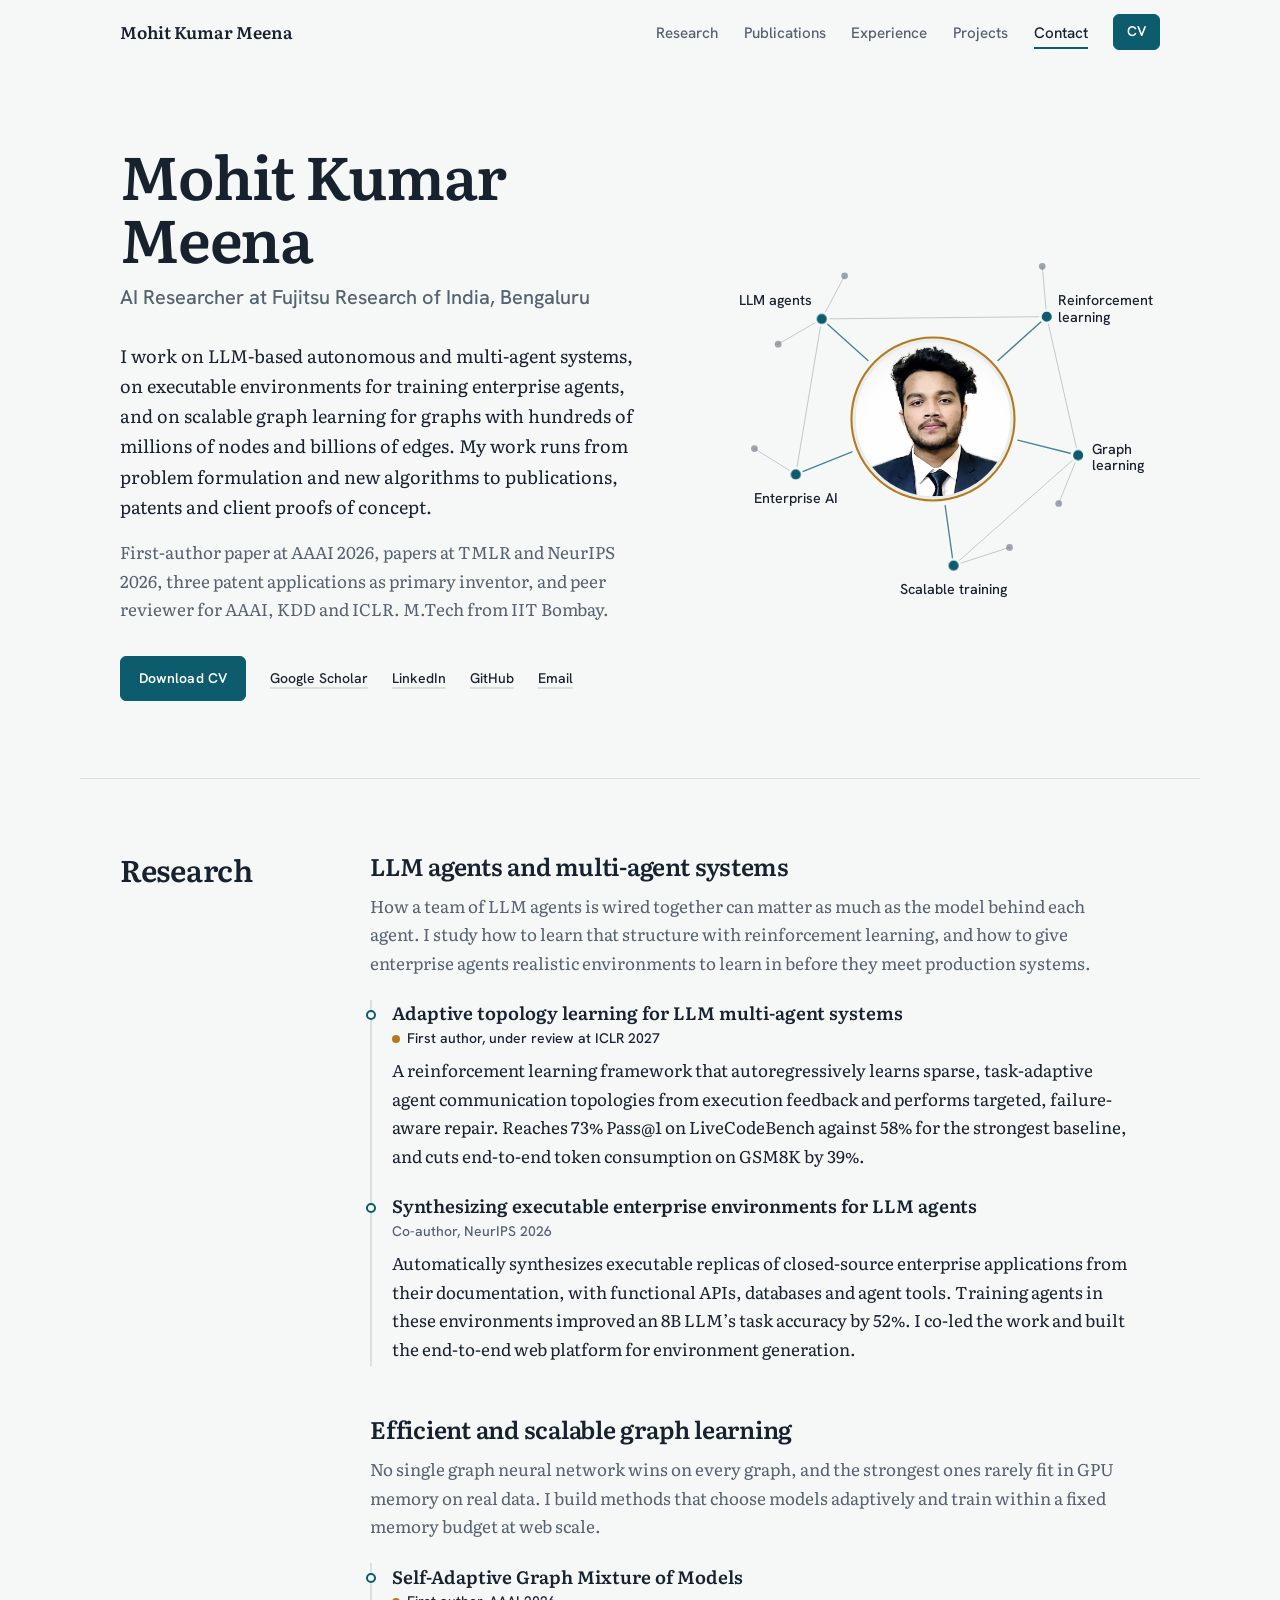
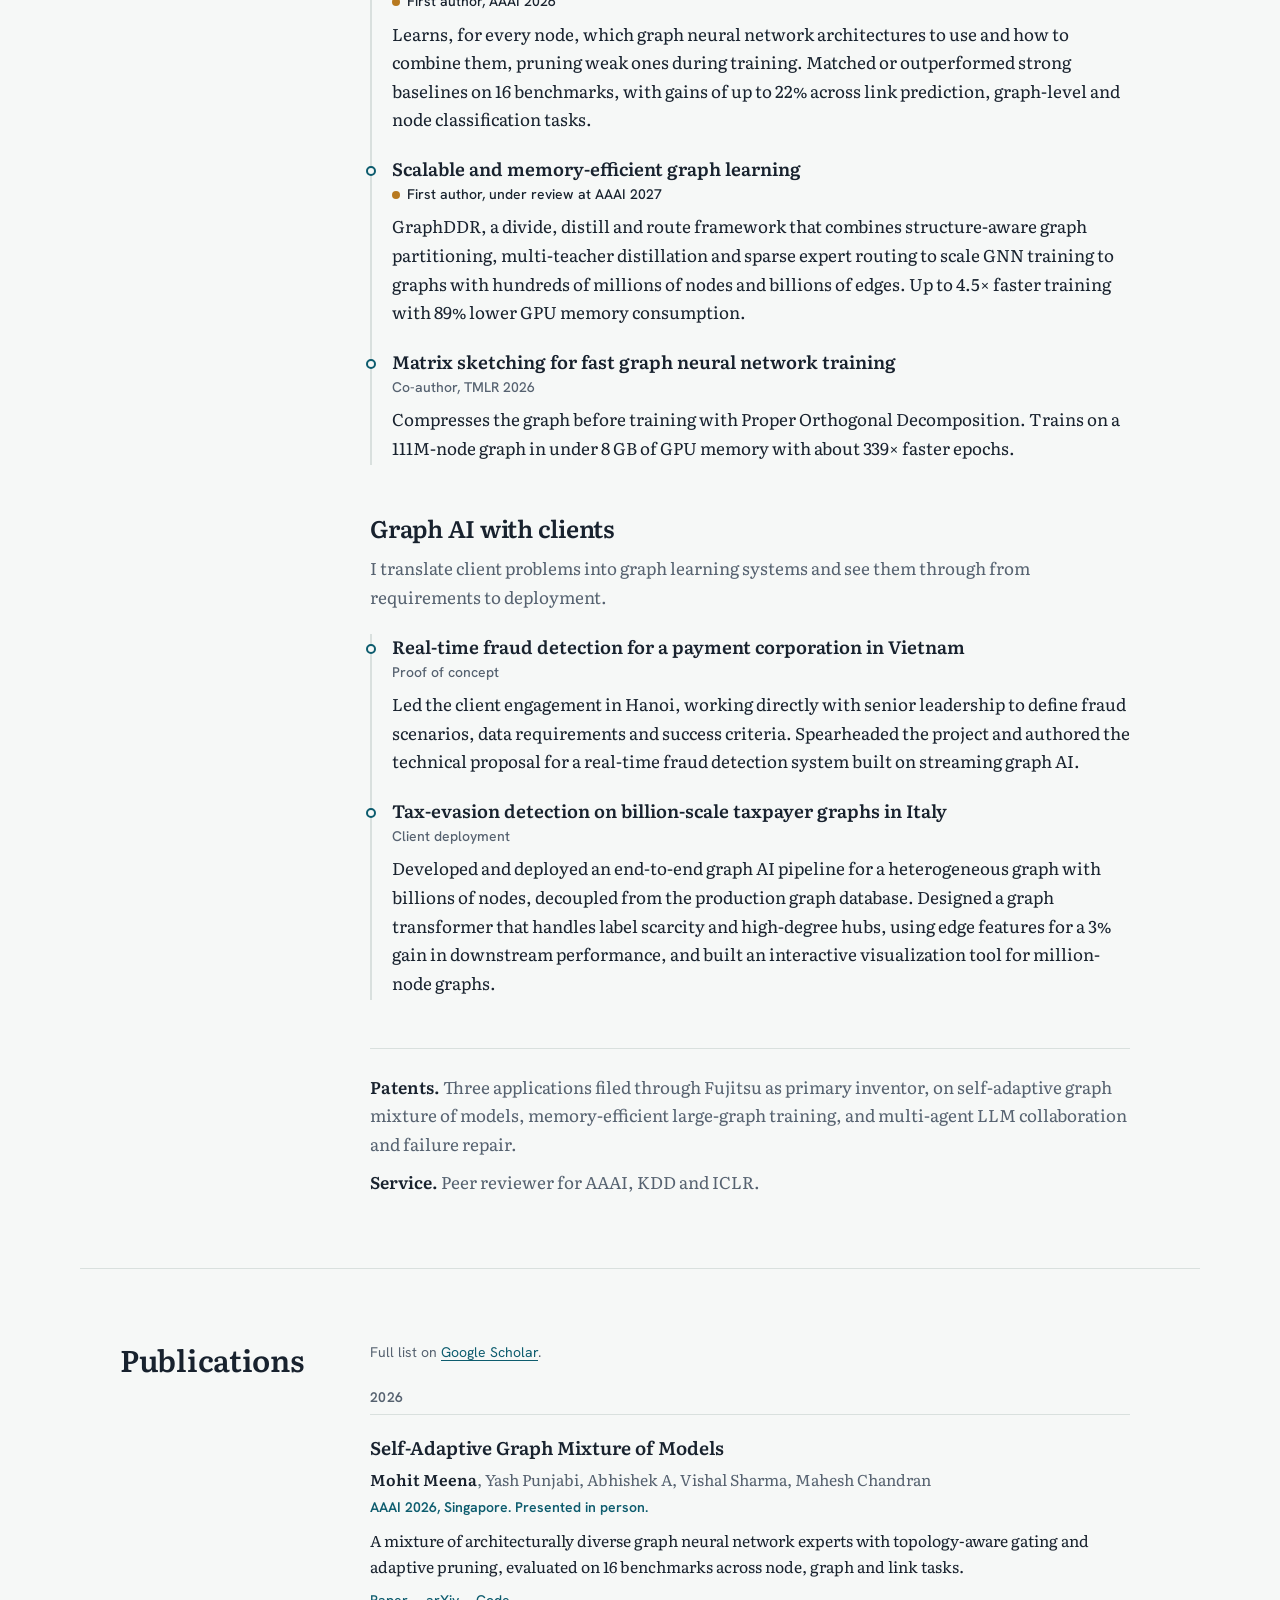
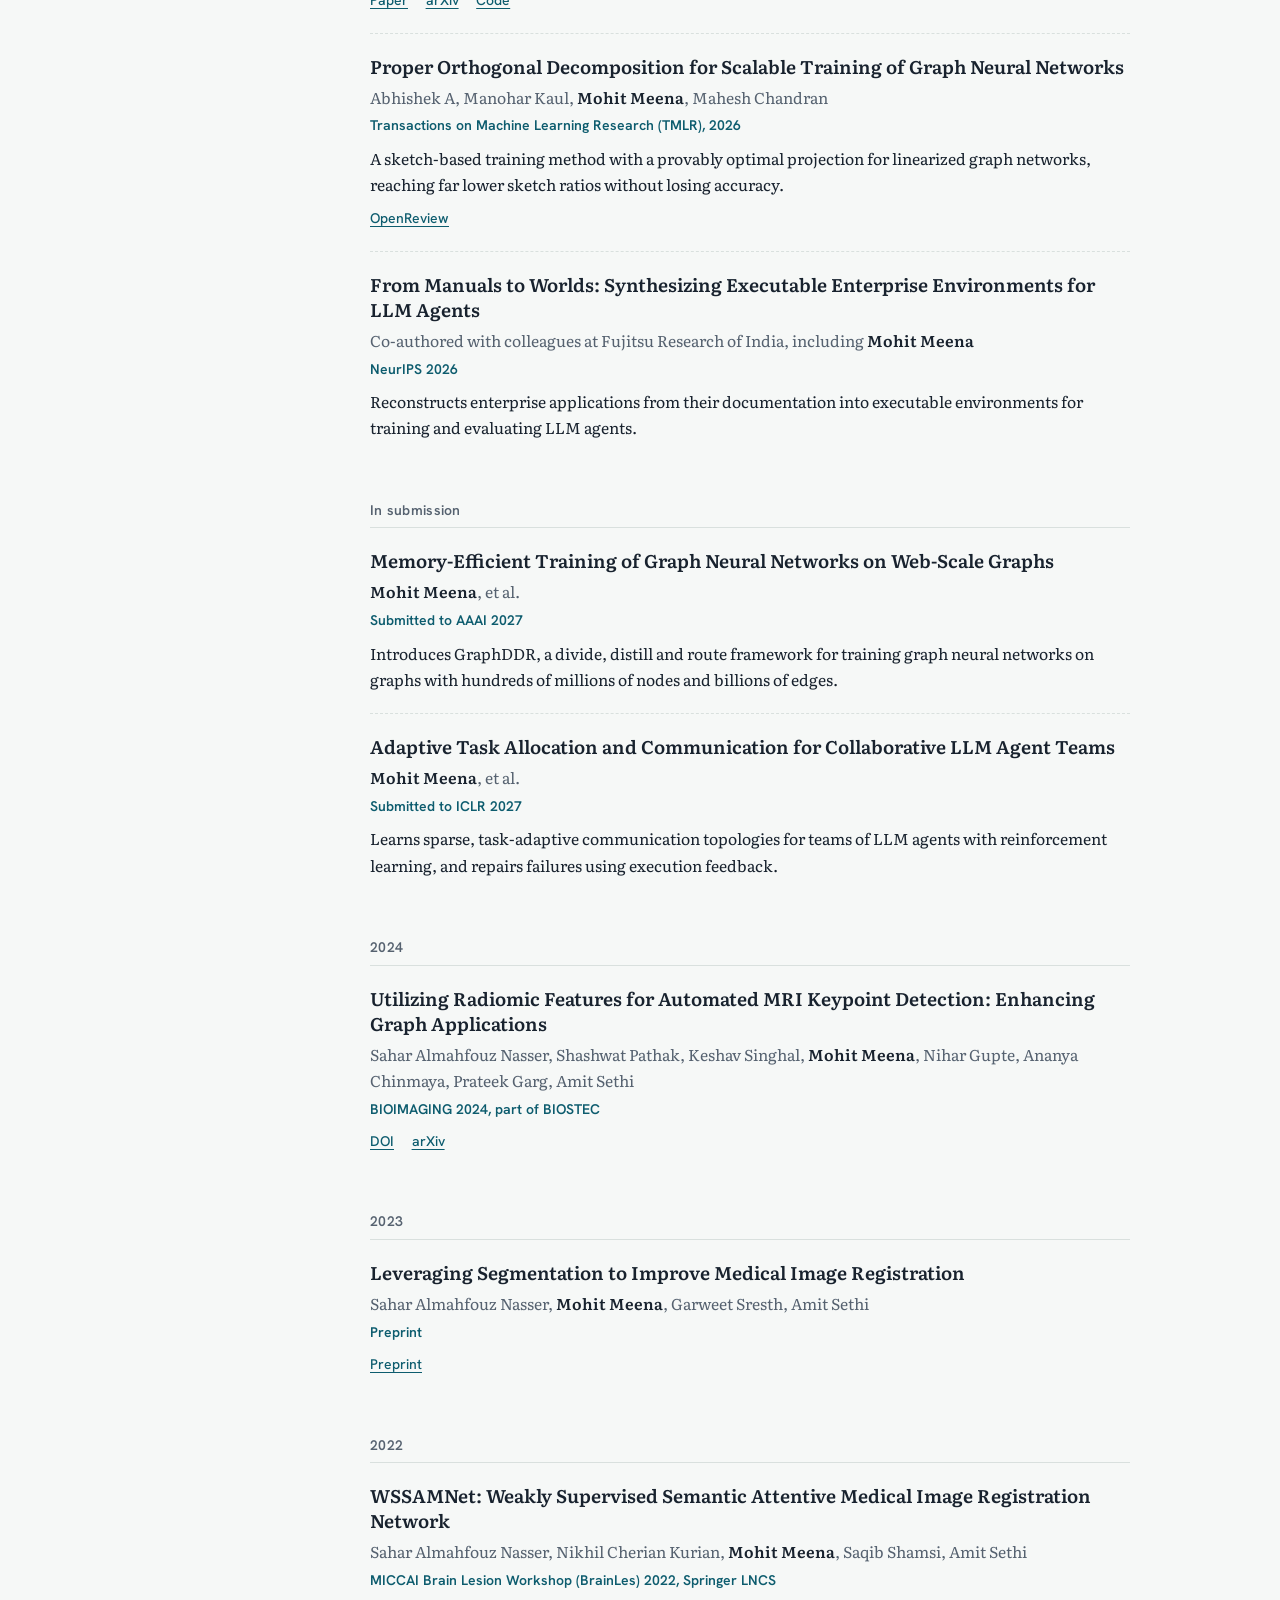
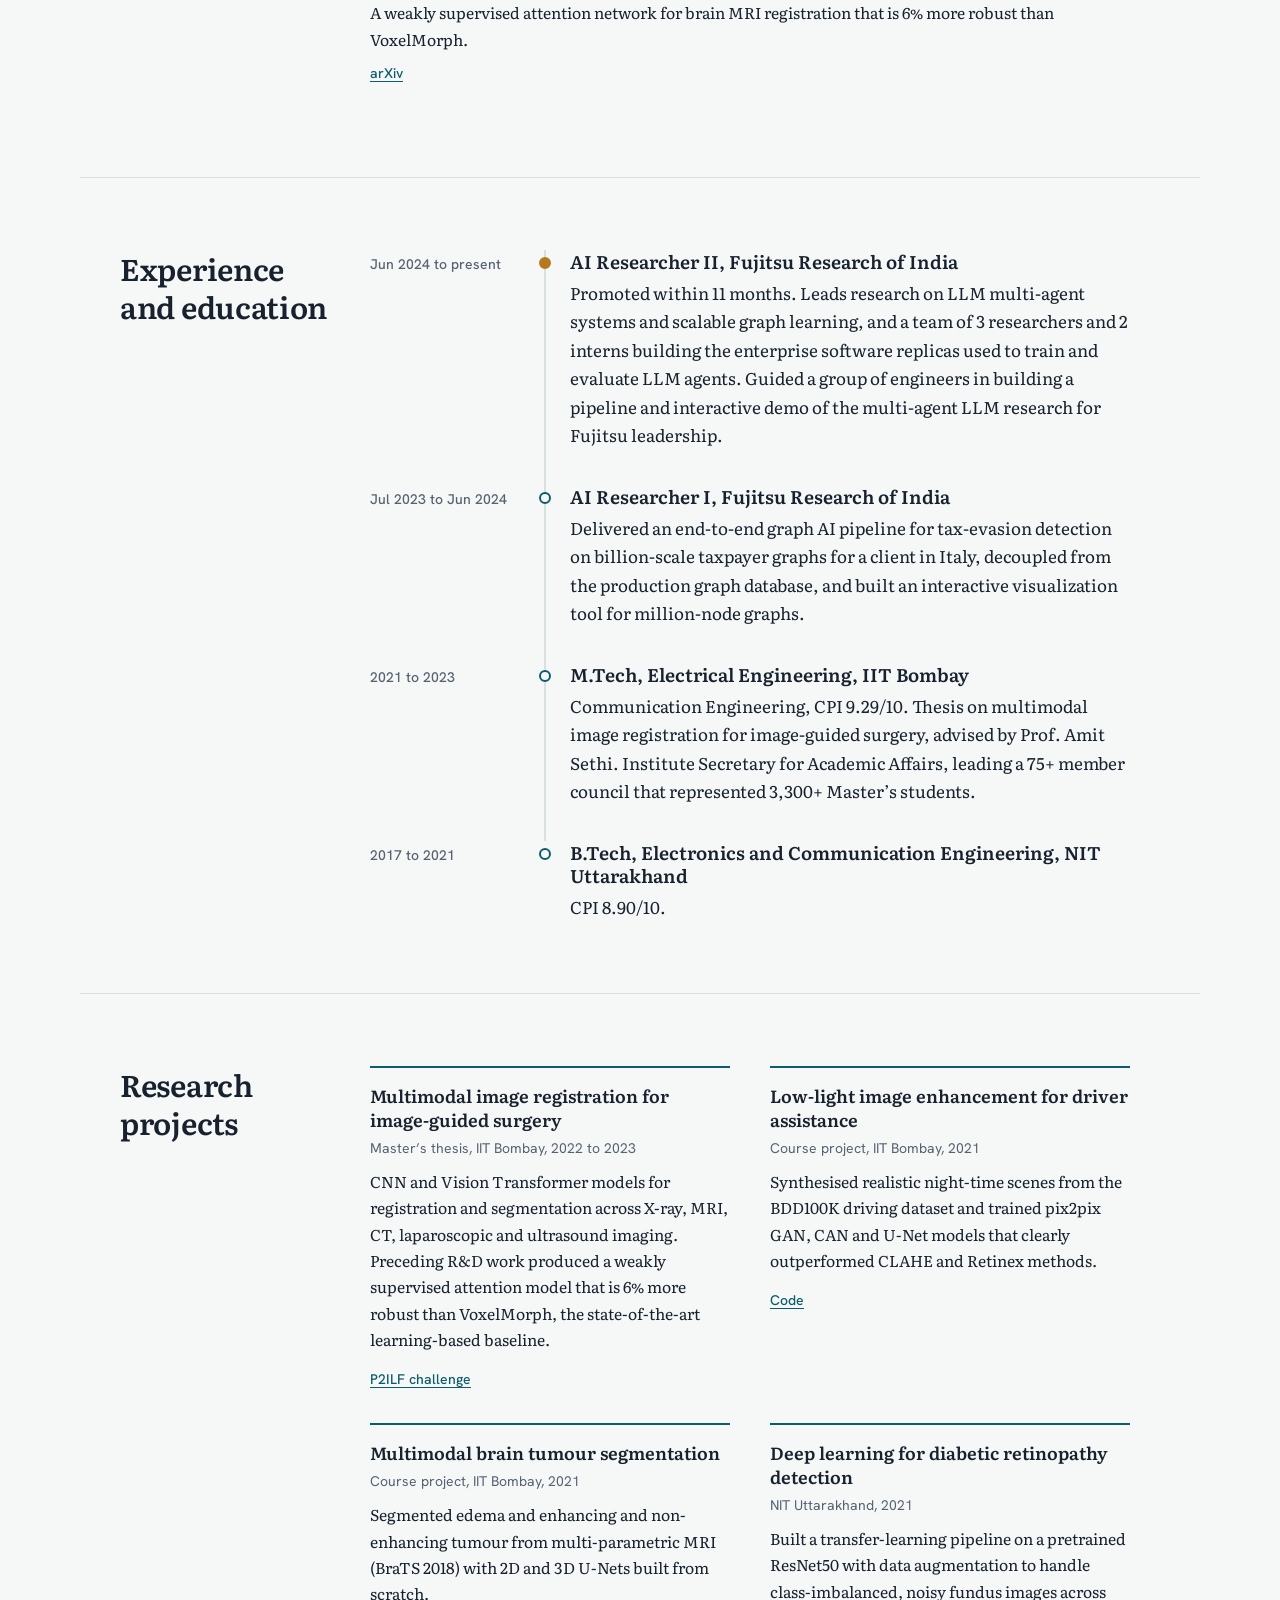
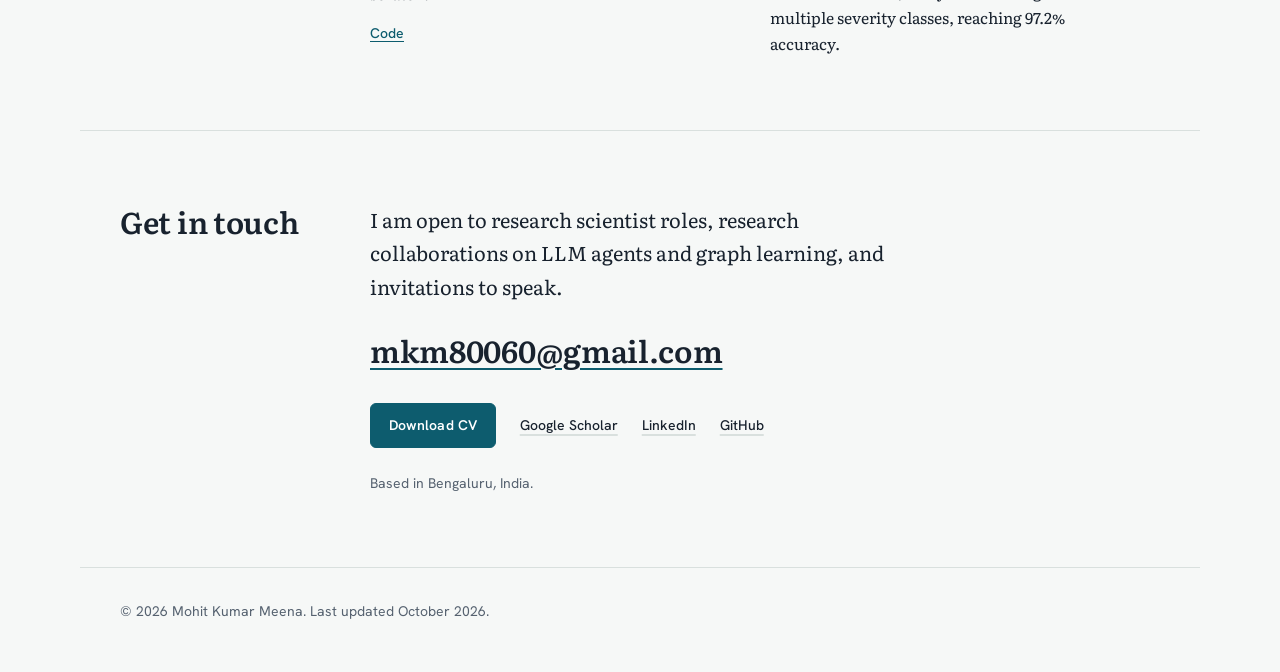
<file: index.html>
<!DOCTYPE html>
<html lang="en">
<head>
  <meta charset="utf-8">
  <meta name="viewport" content="width=device-width, initial-scale=1">
  <title>Mohit Kumar Meena | AI Researcher</title>
  <meta name="description" content="Mohit Kumar Meena is an AI researcher at Fujitsu Research of India working on LLM-based autonomous and multi-agent systems, executable environments for enterprise agent training, and scalable graph learning on billion-edge graphs.">
  <meta name="author" content="Mohit Kumar Meena">
  <link rel="canonical" href="https://mohitin.github.io/">

  <!-- Link previews (LinkedIn, Slack, WhatsApp, X) -->
  <meta property="og:type" content="profile">
  <meta property="og:title" content="Mohit Kumar Meena | AI Researcher">
  <meta property="og:description" content="LLM-based multi-agent systems, executable environments for enterprise agent training, and scalable graph learning on billion-edge graphs.">
  <meta property="og:url" content="https://mohitin.github.io/">
  <meta property="og:image" content="https://mohitin.github.io/assets/img/og-card.png">
  <meta property="og:image:width" content="1200">
  <meta property="og:image:height" content="630">
  <meta name="twitter:card" content="summary_large_image">

  <link rel="icon" href="favicon.svg" type="image/svg+xml">
  <link rel="icon" href="favicon-32.png" sizes="32x32" type="image/png">
  <link rel="apple-touch-icon" href="apple-touch-icon.png">
  <meta name="theme-color" content="#F6F8F7" media="(prefers-color-scheme: light)">
  <meta name="theme-color" content="#0F151B" media="(prefers-color-scheme: dark)">

  <link rel="preload" href="assets/fonts/literata-latin-400-normal.woff2" as="font" type="font/woff2" crossorigin>
  <link rel="preload" href="assets/fonts/hanken-grotesk-latin-500-normal.woff2" as="font" type="font/woff2" crossorigin>
  <link rel="stylesheet" href="assets/css/site.css">

  <script type="application/ld+json">
  {
    "@context": "https://schema.org",
    "@type": "Person",
    "name": "Mohit Kumar Meena",
    "jobTitle": "AI Researcher",
    "worksFor": {"@type": "Organization", "name": "Fujitsu Research of India"},
    "alumniOf": [
      {"@type": "CollegeOrUniversity", "name": "Indian Institute of Technology Bombay"},
      {"@type": "CollegeOrUniversity", "name": "National Institute of Technology Uttarakhand"}
    ],
    "address": {"@type": "PostalAddress", "addressLocality": "Bengaluru", "addressCountry": "IN"},
    "email": "mailto:mkm80060@gmail.com",
    "url": "https://mohitin.github.io/",
    "image": "https://mohitin.github.io/assets/img/mohit-meena.jpg",
    "sameAs": [
      "https://scholar.google.com/citations?user=cWGFg8sAAAAJ",
      "https://www.linkedin.com/in/mohit-meena-5669a01a7/",
      "https://github.com/mohitin"
    ],
    "knowsAbout": ["Large language model agents", "Multi-agent systems", "Reinforcement learning", "Graph neural networks", "Scalable machine learning"]
  }
  </script>
</head>
<body>
  <a class="skip" href="#main">Skip to content</a>

  <header class="nav" id="top">
    <div class="nav-inner">
      <a class="nav-name" href="#top">Mohit Kumar Meena</a>
      <nav aria-label="Sections">
        <button class="nav-toggle" type="button" aria-expanded="false" aria-controls="nav-links">Menu</button>
        <ul class="nav-links" id="nav-links">
          <li><a href="#research">Research</a></li>
          <li><a href="#publications">Publications</a></li>
          <li><a href="#experience">Experience</a></li>
          <li><a href="#projects">Projects</a></li>
          <li><a href="#contact">Contact</a></li>
          <li><a class="btn btn-small" data-cv href="assets/Mohit_Kumar_Meena_CV.pdf" target="_blank" rel="noopener">CV</a></li>
        </ul>
      </nav>
    </div>
  </header>

  <main id="main">

    <!-- ============================== Hero ============================== -->
    <section class="hero" aria-labelledby="hero-name">
      <div class="hero-text">
        <h1 id="hero-name">Mohit Kumar Meena</h1>
        <p class="hero-role">AI Researcher at Fujitsu Research of India, Bengaluru</p>
        <p class="hero-bio">
          I work on LLM-based autonomous and multi-agent systems, on executable environments
          for training enterprise agents, and on scalable graph learning for graphs with hundreds of millions
          of nodes and billions of edges. My work runs from problem formulation and new algorithms
          to publications, patents and client proofs of concept.
        </p>
        <p class="hero-cred">
          First-author paper at AAAI 2026, papers at TMLR and NeurIPS 2026, three patent applications
          as primary inventor, and peer reviewer for AAAI, KDD and ICLR. M.Tech from IIT Bombay.
        </p>
        <div class="hero-actions">
          <a class="btn" data-cv href="assets/Mohit_Kumar_Meena_CV.pdf" target="_blank" rel="noopener">Download CV</a>
          <a class="link" href="https://scholar.google.com/citations?user=cWGFg8sAAAAJ" target="_blank" rel="noopener">Google Scholar</a>
          <a class="link" href="https://www.linkedin.com/in/mohit-meena-5669a01a7/" target="_blank" rel="noopener">LinkedIn</a>
          <a class="link" href="https://github.com/mohitin" target="_blank" rel="noopener">GitHub</a>
          <a class="link" href="mailto:mkm80060@gmail.com">Email</a>
        </div>
      </div>

      <figure class="hero-figure">
        <svg class="graph" viewBox="0 0 540 470" role="img" aria-labelledby="graph-title">
          <title id="graph-title">Portrait of Mohit Kumar Meena at the centre of a graph connecting his research areas: LLM agents, reinforcement learning, graph learning, scalable training and enterprise AI.</title>
          <defs><clipPath id="portrait-clip"><circle cx="270" cy="232" r="92"/></clipPath></defs>
<g class="edges">
  <line class="e e-hub" style="--i:0" x1="192.7" y1="162.4" x2="137.7" y2="112.9" pathLength="1"/>
  <line class="e e-hub" style="--i:1" x1="347.3" y1="162.4" x2="405.3" y2="110.2" pathLength="1"/>
  <line class="e e-hub" style="--i:2" x1="370.9" y1="257.2" x2="442.7" y2="275.1" pathLength="1"/>
  <line class="e e-hub" style="--i:3" x1="284.5" y1="335.0" x2="294.5" y2="406.3" pathLength="1"/>
  <line class="e e-hub" style="--i:4" x1="173.6" y1="271.0" x2="106.8" y2="297.9" pathLength="1"/>
  <line class="e e-mesh" style="--i:5" x1="137.7" y1="112.9" x2="405.3" y2="110.2" pathLength="1"/>
  <line class="e e-mesh" style="--i:6" x1="405.3" y1="110.2" x2="442.7" y2="275.1" pathLength="1"/>
  <line class="e e-mesh" style="--i:7" x1="442.7" y1="275.1" x2="294.5" y2="406.3" pathLength="1"/>
  <line class="e e-mesh" style="--i:8" x1="106.8" y1="297.9" x2="137.7" y2="112.9" pathLength="1"/>
  <line class="e e-leaf" style="--i:9" x1="137.7" y1="112.9" x2="85.8" y2="142.9" pathLength="1"/>
  <line class="e e-leaf" style="--i:10" x1="405.3" y1="110.2" x2="400.0" y2="50.4" pathLength="1"/>
  <line class="e e-leaf" style="--i:11" x1="442.7" y1="275.1" x2="419.5" y2="332.5" pathLength="1"/>
  <line class="e e-leaf" style="--i:12" x1="294.5" y1="406.3" x2="361.1" y2="384.7" pathLength="1"/>
  <line class="e e-leaf" style="--i:13" x1="106.8" y1="297.9" x2="57.6" y2="267.2" pathLength="1"/>
  <line class="e e-leaf" style="--i:14" x1="137.7" y1="112.9" x2="164.9" y2="61.7" pathLength="1"/>
</g>
<g class="nodes">
  <circle class="n n-small" style="--i:9" cx="85.8" cy="142.9" r="4"/>
  <circle class="n n-small" style="--i:10" cx="400.0" cy="50.4" r="4"/>
  <circle class="n n-small" style="--i:11" cx="419.5" cy="332.5" r="4"/>
  <circle class="n n-small" style="--i:12" cx="361.1" cy="384.7" r="4"/>
  <circle class="n n-small" style="--i:13" cx="57.6" cy="267.2" r="4"/>
  <circle class="n n-small" style="--i:14" cx="164.9" cy="61.7" r="4"/>
  <circle class="n n-topic" style="--i:0" cx="137.7" cy="112.9" r="7.5"/>
  <circle class="n n-topic" style="--i:1" cx="405.3" cy="110.2" r="7.5"/>
  <circle class="n n-topic" style="--i:2" cx="442.7" cy="275.1" r="7.5"/>
  <circle class="n n-topic" style="--i:3" cx="294.5" cy="406.3" r="7.5"/>
  <circle class="n n-topic" style="--i:4" cx="106.8" cy="297.9" r="7.5"/>
</g>
<g class="labels" aria-hidden="true">
  <text class="lbl" style="--i:0" x="125.7" y="96.9" text-anchor="end">LLM agents</text>
  <text class="lbl" style="--i:1" x="419.3" y="96.2" text-anchor="start"><tspan x="419.3" dy="0">Reinforcement</tspan><tspan x="419.3" dy="20">learning</tspan></text>
  <text class="lbl" style="--i:2" x="458.7" y="273.1" text-anchor="start"><tspan x="458.7" dy="0">Graph</tspan><tspan x="458.7" dy="20">learning</tspan></text>
  <text class="lbl" style="--i:3" x="294.5" y="440.3" text-anchor="middle">Scalable training</text>
  <text class="lbl" style="--i:4" x="106.8" y="331.9" text-anchor="middle">Enterprise AI</text>
</g>
<circle class="portrait-ring" cx="270" cy="232" r="97"/>
<image href="assets/img/mohit-meena.jpg" x="178" y="140" width="184" height="184" clip-path="url(#portrait-clip)" preserveAspectRatio="xMidYMid slice"/>
        </svg>
      </figure>
    </section>

    <!-- ============================== Research ============================== -->
    <section class="section" id="research" aria-labelledby="h-research">
      <h2 id="h-research">Research</h2>
      <div class="section-body">

        <article class="area">
          <h3>LLM agents and multi-agent systems</h3>
          <p class="area-lead">
            How a team of LLM agents is wired together can matter as much as the model behind each agent.
            I study how to learn that structure with reinforcement learning, and how to give enterprise agents
            realistic environments to learn in before they meet production systems.
          </p>
          <ul class="work">
            <li>
              <div class="work-head"><h4>Adaptive topology learning for LLM multi-agent systems</h4><span class="status lead">First author, under review at ICLR 2027</span></div>
              <p>A reinforcement learning framework that autoregressively learns sparse, task-adaptive agent communication topologies from execution feedback and performs targeted, failure-aware repair. Reaches 73% Pass@1 on LiveCodeBench against 58% for the strongest baseline, and cuts end-to-end token consumption on GSM8K by 39%.</p>
            </li>
            <li>
              <div class="work-head"><h4>Synthesizing executable enterprise environments for LLM agents</h4><span class="status">Co-author, NeurIPS 2026</span></div>
              <p>Automatically synthesizes executable replicas of closed-source enterprise applications from their documentation, with functional APIs, databases and agent tools. Training agents in these environments improved an 8B LLM&rsquo;s task accuracy by 52%. I co-led the work and built the end-to-end web platform for environment generation.</p>
            </li>
          </ul>
        </article>

        <article class="area">
          <h3>Efficient and scalable graph learning</h3>
          <p class="area-lead">
            No single graph neural network wins on every graph, and the strongest ones rarely fit in GPU memory
            on real data. I build methods that choose models adaptively and train within a fixed memory budget at web scale.
          </p>
          <ul class="work">
            <li>
              <div class="work-head"><h4>Self-Adaptive Graph Mixture of Models</h4><span class="status lead">First author, AAAI 2026</span></div>
              <p>Learns, for every node, which graph neural network architectures to use and how to combine them, pruning weak ones during training. Matched or outperformed strong baselines on 16 benchmarks, with gains of up to 22% across link prediction, graph-level and node classification tasks.</p>
            </li>
            <li>
              <div class="work-head"><h4>Scalable and memory-efficient graph learning</h4><span class="status lead">First author, under review at AAAI 2027</span></div>
              <p>GraphDDR, a divide, distill and route framework that combines structure-aware graph partitioning, multi-teacher distillation and sparse expert routing to scale GNN training to graphs with hundreds of millions of nodes and billions of edges. Up to 4.5&times; faster training with 89% lower GPU memory consumption.</p>
            </li>
            <li>
              <div class="work-head"><h4>Matrix sketching for fast graph neural network training</h4><span class="status">Co-author, TMLR 2026</span></div>
              <p>Compresses the graph before training with Proper Orthogonal Decomposition. Trains on a 111M-node graph in under 8&nbsp;GB of GPU memory with about 339&times; faster epochs.</p>
            </li>
          </ul>
        </article>

        <article class="area">
          <h3>Graph AI with clients</h3>
          <p class="area-lead">
            I translate client problems into graph learning systems and see them through from requirements to deployment.
          </p>
          <ul class="work">
            <li>
              <div class="work-head"><h4>Real-time fraud detection for a payment corporation in Vietnam</h4><span class="status">Proof of concept</span></div>
              <p>Led the client engagement in Hanoi, working directly with senior leadership to define fraud scenarios, data requirements and success criteria. Spearheaded the project and authored the technical proposal for a real-time fraud detection system built on streaming graph AI.</p>
            </li>
            <li>
              <div class="work-head"><h4>Tax-evasion detection on billion-scale taxpayer graphs in Italy</h4><span class="status">Client deployment</span></div>
              <p>Developed and deployed an end-to-end graph AI pipeline for a heterogeneous graph with billions of nodes, decoupled from the production graph database. Designed a graph transformer that handles label scarcity and high-degree hubs, using edge features for a 3% gain in downstream performance, and built an interactive visualization tool for million-node graphs.</p>
            </li>
          </ul>
        </article>

        <p class="patents">
          <strong>Patents.</strong> Three applications filed through Fujitsu as primary inventor, on self-adaptive graph mixture of models,
          memory-efficient large-graph training, and multi-agent LLM collaboration and failure repair.
        </p>
        <p class="patents">
          <strong>Service.</strong> Peer reviewer for AAAI, KDD and ICLR.
        </p>
      </div>
    </section>

    <!-- ============================== Publications ============================== -->
    <section class="section" id="publications" aria-labelledby="h-pubs">
      <h2 id="h-pubs">Publications</h2>
      <div class="section-body">
        <p class="section-note">Full list on <a href="https://scholar.google.com/citations?user=cWGFg8sAAAAJ" target="_blank" rel="noopener">Google Scholar</a>.</p>

        <div class="year-group">
          <h3 class="year">2026</h3>
          <ol class="pubs">
            <li class="pub">
              <h4><a href="https://doi.org/10.1609/aaai.v40i29.39615" target="_blank" rel="noopener">Self-Adaptive Graph Mixture of Models</a></h4>
              <p class="authors"><strong>Mohit Meena</strong>, Yash Punjabi, Abhishek A, Vishal Sharma, Mahesh Chandran</p>
              <p class="venue">AAAI 2026, Singapore. Presented in person.</p>
              <p class="summary">A mixture of architecturally diverse graph neural network experts with topology-aware gating and adaptive pruning, evaluated on 16 benchmarks across node, graph and link tasks.</p>
              <p class="pub-links">
                <a href="https://doi.org/10.1609/aaai.v40i29.39615" target="_blank" rel="noopener">Paper</a>
                <a href="https://arxiv.org/abs/2511.13062" target="_blank" rel="noopener">arXiv</a>
                <a href="https://github.com/ast-fri/SAGMM" target="_blank" rel="noopener">Code</a>
              </p>
            </li>
            <li class="pub">
              <h4><a href="https://openreview.net/forum?id=LeL6whBoWE" target="_blank" rel="noopener">Proper Orthogonal Decomposition for Scalable Training of Graph Neural Networks</a></h4>
              <p class="authors">Abhishek A, Manohar Kaul, <strong>Mohit Meena</strong>, Mahesh Chandran</p>
              <p class="venue">Transactions on Machine Learning Research (TMLR), 2026</p>
              <p class="summary">A sketch-based training method with a provably optimal projection for linearized graph networks, reaching far lower sketch ratios without losing accuracy.</p>
              <p class="pub-links">
                <a href="https://openreview.net/forum?id=LeL6whBoWE" target="_blank" rel="noopener">OpenReview</a>
              </p>
            </li>
            <li class="pub">
              <h4>From Manuals to Worlds: Synthesizing Executable Enterprise Environments for LLM Agents</h4>
              <!-- Replace this line with the full author list once the camera-ready version is public. -->
              <p class="authors">Co-authored with colleagues at Fujitsu Research of India, including <strong>Mohit Meena</strong></p>
              <p class="venue">NeurIPS 2026</p>
              <p class="summary">Reconstructs enterprise applications from their documentation into executable environments for training and evaluating LLM agents.</p>
            </li>
          </ol>
        </div>

        <div class="year-group">
          <h3 class="year">In submission</h3>
          <ol class="pubs">
            <li class="pub">
              <h4>Memory-Efficient Training of Graph Neural Networks on Web-Scale Graphs</h4>
              <p class="authors"><strong>Mohit Meena</strong>, et al.</p>
              <p class="venue">Submitted to AAAI 2027</p>
              <p class="summary">Introduces GraphDDR, a divide, distill and route framework for training graph neural networks on graphs with hundreds of millions of nodes and billions of edges.</p>
            </li>
            <li class="pub">
              <h4>Adaptive Task Allocation and Communication for Collaborative LLM Agent Teams</h4>
              <p class="authors"><strong>Mohit Meena</strong>, et al.</p>
              <p class="venue">Submitted to ICLR 2027</p>
              <p class="summary">Learns sparse, task-adaptive communication topologies for teams of LLM agents with reinforcement learning, and repairs failures using execution feedback.</p>
            </li>
          </ol>
        </div>

        <div class="year-group">
          <h3 class="year">2024</h3>
          <ol class="pubs">
            <li class="pub">
              <h4><a href="https://doi.org/10.5220/0012568800003657" target="_blank" rel="noopener">Utilizing Radiomic Features for Automated MRI Keypoint Detection: Enhancing Graph Applications</a></h4>
              <p class="authors">Sahar Almahfouz Nasser, Shashwat Pathak, Keshav Singhal, <strong>Mohit Meena</strong>, Nihar Gupte, Ananya Chinmaya, Prateek Garg, Amit Sethi</p>
              <p class="venue">BIOIMAGING 2024, part of BIOSTEC</p>
              <p class="pub-links">
                <a href="https://doi.org/10.5220/0012568800003657" target="_blank" rel="noopener">DOI</a>
                <a href="https://arxiv.org/abs/2311.18281" target="_blank" rel="noopener">arXiv</a>
              </p>
            </li>
          </ol>
        </div>

        <div class="year-group">
          <h3 class="year">2023</h3>
          <ol class="pubs">
            <li class="pub">
              <h4><a href="https://www.authorea.com/users/691387/articles/682060-leveraging-segmentation-to-improve-medical-image-registration" target="_blank" rel="noopener">Leveraging Segmentation to Improve Medical Image Registration</a></h4>
              <p class="authors">Sahar Almahfouz Nasser, <strong>Mohit Meena</strong>, Garweet Sresth, Amit Sethi</p>
              <p class="venue">Preprint</p>
              <p class="pub-links"><a href="https://www.authorea.com/users/691387/articles/682060-leveraging-segmentation-to-improve-medical-image-registration" target="_blank" rel="noopener">Preprint</a></p>
            </li>
          </ol>
        </div>

        <div class="year-group">
          <h3 class="year">2022</h3>
          <ol class="pubs">
            <li class="pub">
              <h4><a href="https://arxiv.org/abs/2203.07114" target="_blank" rel="noopener">WSSAMNet: Weakly Supervised Semantic Attentive Medical Image Registration Network</a></h4>
              <p class="authors">Sahar Almahfouz Nasser, Nikhil Cherian Kurian, <strong>Mohit Meena</strong>, Saqib Shamsi, Amit Sethi</p>
              <p class="venue">MICCAI Brain Lesion Workshop (BrainLes) 2022, Springer LNCS</p>
              <p class="summary">A weakly supervised attention network for brain MRI registration that is 6% more robust than VoxelMorph.</p>
              <p class="pub-links"><a href="https://arxiv.org/abs/2203.07114" target="_blank" rel="noopener">arXiv</a></p>
            </li>
          </ol>
        </div>
      </div>
    </section>

    <!-- ============================== Experience ============================== -->
    <section class="section" id="experience" aria-labelledby="h-exp">
      <h2 id="h-exp">Experience and education</h2>
      <div class="section-body">
        <ol class="timeline">
          <li class="tl current">
            <p class="tl-when">Jun 2024 to present</p>
            <div class="tl-what">
              <h3>AI Researcher II, Fujitsu Research of India</h3>
              <p>Promoted within 11 months. Leads research on LLM multi-agent systems and scalable graph learning, and a team of 3 researchers and 2 interns building the enterprise software replicas used to train and evaluate LLM agents. Guided a group of engineers in building a pipeline and interactive demo of the multi-agent LLM research for Fujitsu leadership.</p>
            </div>
          </li>
          <li class="tl">
            <p class="tl-when">Jul 2023 to Jun 2024</p>
            <div class="tl-what">
              <h3>AI Researcher I, Fujitsu Research of India</h3>
              <p>Delivered an end-to-end graph AI pipeline for tax-evasion detection on billion-scale taxpayer graphs for a client in Italy, decoupled from the production graph database, and built an interactive visualization tool for million-node graphs.</p>
            </div>
          </li>
          <li class="tl">
            <p class="tl-when">2021 to 2023</p>
            <div class="tl-what">
              <h3>M.Tech, Electrical Engineering, IIT Bombay</h3>
              <p>Communication Engineering, CPI 9.29/10. Thesis on multimodal image registration for image-guided surgery, advised by Prof. Amit Sethi. Institute Secretary for Academic Affairs, leading a 75+ member council that represented 3,300+ Master&rsquo;s students.</p>
            </div>
          </li>
          <li class="tl">
            <p class="tl-when">2017 to 2021</p>
            <div class="tl-what">
              <h3>B.Tech, Electronics and Communication Engineering, NIT Uttarakhand</h3>
              <p>CPI 8.90/10.</p>
            </div>
          </li>
        </ol>
      </div>
    </section>

    <!-- ============================== Projects ============================== -->
    <section class="section" id="projects" aria-labelledby="h-proj">
      <h2 id="h-proj">Research projects</h2>
      <div class="section-body">
        <ul class="projects">
          <li class="project">
            <h3>Multimodal image registration for image-guided surgery</h3>
            <p class="project-meta">Master&rsquo;s thesis, IIT Bombay, 2022 to 2023</p>
            <p>CNN and Vision Transformer models for registration and segmentation across X-ray, MRI, CT, laparoscopic and ultrasound imaging. Preceding R&amp;D work produced a weakly supervised attention model that is 6% more robust than VoxelMorph, the state-of-the-art learning-based baseline.</p>
            <p class="project-links"><a href="https://p2ilf.grand-challenge.org/" target="_blank" rel="noopener">P2ILF challenge</a></p>
          </li>
          <li class="project">
            <h3>Low-light image enhancement for driver assistance</h3>
            <p class="project-meta">Course project, IIT Bombay, 2021</p>
            <p>Synthesised realistic night-time scenes from the BDD100K driving dataset and trained pix2pix GAN, CAN and U-Net models that clearly outperformed CLAHE and Retinex methods.</p>
            <p class="project-links"><a href="https://github.com/mohitin/low-light-enhancement" target="_blank" rel="noopener">Code</a></p>
          </li>
          <li class="project">
            <h3>Multimodal brain tumour segmentation</h3>
            <p class="project-meta">Course project, IIT Bombay, 2021</p>
            <p>Segmented edema and enhancing and non-enhancing tumour from multi-parametric MRI (BraTS 2018) with 2D and 3D U-Nets built from scratch.</p>
            <p class="project-links"><a href="https://github.com/mohitin/Brain-tumor-segmentation" target="_blank" rel="noopener">Code</a></p>
          </li>
          <li class="project">
            <h3>Deep learning for diabetic retinopathy detection</h3>
            <p class="project-meta">NIT Uttarakhand, 2021</p>
            <p>Built a transfer-learning pipeline on a pretrained ResNet50 with data augmentation to handle class-imbalanced, noisy fundus images across multiple severity classes, reaching 97.2% accuracy.</p>
          </li>
        </ul>
      </div>
    </section>

    <!-- ============================== Contact ============================== -->
    <section class="section contact" id="contact" aria-labelledby="h-contact">
      <h2 id="h-contact">Get in touch</h2>
      <div class="section-body">
        <p class="contact-lead">I am open to research scientist roles, research collaborations on LLM agents and graph learning, and invitations to speak.</p>
        <p class="contact-email"><a href="mailto:mkm80060@gmail.com">mkm80060@gmail.com</a></p>
        <div class="hero-actions">
          <a class="btn" data-cv href="assets/Mohit_Kumar_Meena_CV.pdf" target="_blank" rel="noopener">Download CV</a>
          <a class="link" href="https://scholar.google.com/citations?user=cWGFg8sAAAAJ" target="_blank" rel="noopener">Google Scholar</a>
          <a class="link" href="https://www.linkedin.com/in/mohit-meena-5669a01a7/" target="_blank" rel="noopener">LinkedIn</a>
          <a class="link" href="https://github.com/mohitin" target="_blank" rel="noopener">GitHub</a>
        </div>
        <p class="contact-place">Based in Bengaluru, India.</p>
      </div>
    </section>
  </main>

  <footer class="footer">
    <p>&copy; <span data-year>2026</span> Mohit Kumar Meena. Last updated October 2026.</p>
  </footer>

  <script src="assets/js/site.js" defer></script>
</body>
</html>
</file>
<file: assets/css/site.css>
/* =========================================================================
   Mohit Kumar Meena, research portfolio
   Type: Literata (reading serif) + Hanken Grotesk (interface sans)
   ========================================================================= */

@font-face { font-family: "Literata"; src: url("../fonts/literata-latin-400-normal.woff2") format("woff2"); font-weight: 400; font-style: normal; font-display: swap; }
@font-face { font-family: "Literata"; src: url("../fonts/literata-latin-400-italic.woff2") format("woff2"); font-weight: 400; font-style: italic; font-display: swap; }
@font-face { font-family: "Literata"; src: url("../fonts/literata-latin-600-normal.woff2") format("woff2"); font-weight: 600; font-style: normal; font-display: swap; }
@font-face { font-family: "Hanken Grotesk"; src: url("../fonts/hanken-grotesk-latin-400-normal.woff2") format("woff2"); font-weight: 400; font-style: normal; font-display: swap; }
@font-face { font-family: "Hanken Grotesk"; src: url("../fonts/hanken-grotesk-latin-500-normal.woff2") format("woff2"); font-weight: 500; font-style: normal; font-display: swap; }
@font-face { font-family: "Hanken Grotesk"; src: url("../fonts/hanken-grotesk-latin-600-normal.woff2") format("woff2"); font-weight: 600; font-style: normal; font-display: swap; }

/* ---------- Tokens ---------- */
:root {
  --paper:    #F6F8F7;   /* cool off-white */
  --ink:      #18222E;   /* slate ink */
  --graphite: #566270;   /* secondary text */
  --petrol:   #0D5C6E;   /* accent: links, edges, structure */
  --amber:    #B7791F;   /* marks Mohit's own node: first authorship, current role */
  --rule:     #D9E0DE;
  --tint:     #E8EEEC;   /* hover wash */
  --on-petrol:#FFFFFF;

  --serif: "Literata", "Iowan Old Style", "Palatino Linotype", Georgia, serif;
  --sans:  "Hanken Grotesk", "Segoe UI", system-ui, -apple-system, sans-serif;

  /* major-third scale on a 17px base */
  --t-sm: 0.875rem;   /* 14 */
  --t-base: 1.0625rem;/* 17 */
  --t-md: 1.25rem;    /* 20 */
  --t-lg: 1.5rem;     /* 24 */
  --t-xl: 1.875rem;   /* 30 */
  --t-hero: clamp(2.5rem, 1.6rem + 3.6vw, 3.75rem);

  --wrap: 1120px;
  --gutter: clamp(1rem, 4vw, 2.5rem);
  --nav-h: 64px;
}

@media (prefers-color-scheme: dark) {
  :root {
    --paper:    #0F151B;
    --ink:      #E4E9EE;
    --graphite: #9AA6B2;
    --petrol:   #67B8C9;
    --amber:    #E3A951;
    --rule:     #26313B;
    --tint:     #17212A;
    --on-petrol:#0F151B;
  }
}

/* ---------- Base ---------- */
*, *::before, *::after { box-sizing: border-box; }
html { scroll-behavior: smooth; scroll-padding-top: calc(var(--nav-h) + 16px); -webkit-text-size-adjust: 100%; }
@media (prefers-reduced-motion: reduce) { html { scroll-behavior: auto; } }

body {
  margin: 0;
  background: var(--paper);
  color: var(--ink);
  font-family: var(--serif);
  font-size: var(--t-base);
  line-height: 1.68;
  font-optical-sizing: auto;
  text-rendering: optimizeLegibility;
  -webkit-font-smoothing: antialiased;
}

h1, h2, h3, h4 { font-family: var(--serif); font-weight: 600; line-height: 1.25; margin: 0; }
p { margin: 0; }
ul, ol { margin: 0; padding: 0; list-style: none; }
img, svg { display: block; max-width: 100%; }

a { color: var(--petrol); text-decoration-thickness: 1px; text-underline-offset: 0.18em; }
a:hover { text-decoration-thickness: 2px; }
:focus-visible { outline: 2px solid var(--petrol); outline-offset: 3px; border-radius: 2px; }

.skip {
  position: absolute; left: 1rem; top: -3rem; z-index: 100;
  background: var(--ink); color: var(--paper); padding: 0.5rem 0.9rem;
  font-family: var(--sans); border-radius: 4px; text-decoration: none;
}
.skip:focus { top: 1rem; }

/* ---------- Buttons and inline links ---------- */
.btn {
  display: inline-flex; align-items: center;
  font-family: var(--sans); font-weight: 600; font-size: var(--t-sm); letter-spacing: 0.01em;
  color: var(--on-petrol); background: var(--petrol);
  padding: 0.62rem 1.1rem; border-radius: 6px; text-decoration: none;
  border: 1px solid var(--petrol);
  transition: background-color 0.15s ease, color 0.15s ease;
}
.btn:hover { background: transparent; color: var(--petrol); }
.btn-small { padding: 0.32rem 0.8rem; }

.link {
  font-family: var(--sans); font-weight: 500; font-size: var(--t-sm);
  color: var(--ink); text-decoration: underline; text-decoration-color: var(--rule);
  text-decoration-thickness: 2px; text-underline-offset: 0.3em;
}
.link:hover { text-decoration-color: var(--petrol); color: var(--petrol); }

/* ---------- Navigation ---------- */
.nav {
  position: sticky; top: 0; z-index: 50;
  background: color-mix(in srgb, var(--paper) 88%, transparent);
  backdrop-filter: saturate(1.4) blur(10px);
  -webkit-backdrop-filter: saturate(1.4) blur(10px);
  border-bottom: 1px solid transparent;
  transition: border-color 0.2s ease;
}
.nav.is-scrolled { border-bottom-color: var(--rule); }
.nav-inner {
  max-width: var(--wrap); margin: 0 auto; padding: 0 var(--gutter);
  height: var(--nav-h); display: flex; align-items: center; justify-content: space-between; gap: 1rem;
}
.nav-name { font-family: var(--serif); font-weight: 600; font-size: 1.06rem; color: var(--ink); text-decoration: none; }
.nav-links { display: flex; align-items: center; gap: 1.6rem; }
.nav-links a:not(.btn) {
  font-family: var(--sans); font-weight: 500; font-size: 0.95rem; color: var(--graphite); text-decoration: none;
  padding: 0.25rem 0; border-bottom: 2px solid transparent;
}
.nav-links a:not(.btn):hover, .nav-links a.is-active { color: var(--ink); border-bottom-color: var(--petrol); }
.nav-toggle {
  display: none; font-family: var(--sans); font-weight: 500; font-size: 0.95rem;
  background: none; color: var(--ink); border: 1px solid var(--rule); border-radius: 6px;
  padding: 0.35rem 0.8rem; cursor: pointer;
}

/* ---------- Hero ---------- */
.hero {
  max-width: var(--wrap); margin: 0 auto;
  padding: clamp(2.5rem, 6vw, 5rem) var(--gutter) clamp(3rem, 6vw, 5rem);
  display: grid; grid-template-columns: minmax(0, 1.15fr) minmax(0, 1fr);
  gap: clamp(2rem, 5vw, 4.5rem); align-items: center;
}
.hero h1 {
  font-size: var(--t-hero); font-weight: 600; letter-spacing: -0.02em; line-height: 1.05;
}
.hero-role {
  font-family: var(--sans); font-size: var(--t-md); font-weight: 500; color: var(--graphite);
  margin-top: 0.85rem;
}
.hero-bio { margin-top: 1.6rem; max-width: 60ch; font-size: 1.125rem; }
.hero-cred { margin-top: 1rem; max-width: 60ch; color: var(--graphite); }
.hero-actions { margin-top: 2rem; display: flex; flex-wrap: wrap; align-items: center; gap: 0.9rem 1.5rem; }

.hero-figure { margin: 0; }
.graph { width: 100%; height: auto; overflow: visible; }
.graph .e { stroke-linecap: round; fill: none; stroke-dasharray: 1; stroke-dashoffset: 0; }
.graph .e-hub  { stroke: var(--petrol); stroke-width: 1.6; opacity: 0.75; }
.graph .e-mesh, .graph .e-leaf { stroke: var(--graphite); stroke-width: 1.1; opacity: 0.35; }
.graph .n-topic { fill: var(--petrol); stroke: var(--paper); stroke-width: 3; }
.graph .n-small { fill: var(--graphite); opacity: 0.55; }
.graph .lbl { font-family: var(--sans); font-weight: 500; font-size: 17px; fill: var(--ink); }
.graph .portrait-ring { fill: var(--tint); stroke: var(--amber); stroke-width: 2.5; }

/* The single orchestrated moment: the graph draws itself once on load */
@media (prefers-reduced-motion: no-preference) {
  .graph .e { animation: draw 0.9s cubic-bezier(.4,.1,.2,1) both; animation-delay: calc(250ms + var(--i) * 55ms); }
  .graph .n, .graph .lbl { animation: appear 0.5s ease-out both; animation-delay: calc(650ms + var(--i) * 55ms); }
  .graph .n { transform-box: fill-box; transform-origin: center; }
  .graph .portrait-ring { animation: ring 0.8s ease-out both; }
}
@keyframes draw   { from { stroke-dashoffset: 1; } to { stroke-dashoffset: 0; } }
@keyframes appear { from { opacity: 0; transform: scale(0.4); } }
.graph .lbl { transform-box: fill-box; transform-origin: center; }
@keyframes ring   { from { stroke-dasharray: 0 700; } to { stroke-dasharray: 700 0; } }

/* ---------- Sections: heading in a left rail, content on the right ---------- */
.section {
  max-width: var(--wrap); margin: 0 auto;
  padding: clamp(3rem, 6vw, 4.5rem) var(--gutter);
  display: grid; grid-template-columns: 210px minmax(0, 1fr); gap: 2.5rem;
  border-top: 1px solid var(--rule);
}
.section > h2 {
  font-size: var(--t-xl); letter-spacing: -0.01em;
  position: sticky; top: calc(var(--nav-h) + 1.5rem); align-self: start;
}
.section-body { max-width: 760px; }
.section-note { font-family: var(--sans); font-size: var(--t-sm); color: var(--graphite); margin-bottom: 1.5rem; }

/* ---------- Research ---------- */
.area + .area { margin-top: 3rem; }
.area h3 { font-size: var(--t-lg); letter-spacing: -0.01em; }
.area-lead { margin-top: 0.7rem; color: var(--graphite); }
.work { margin-top: 1.4rem; border-left: 2px solid var(--rule); }
.work > li { padding: 0.15rem 0 0.15rem 1.25rem; position: relative; }
.work > li + li { margin-top: 1.25rem; }
.work > li::before {           /* node on the rail */
  content: ""; position: absolute; left: -6px; top: 0.62rem;
  width: 10px; height: 10px; border-radius: 50%; background: var(--paper); border: 2px solid var(--petrol);
}
.work-head { display: block; }
.work-head .status { display: block; margin-top: 0.15rem; }
.work h4 { font-size: 1.125rem; }
.work p { margin-top: 0.35rem; }

.status { font-family: var(--sans); font-size: var(--t-sm); font-weight: 500; color: var(--graphite); }
.status.lead { color: var(--ink); }
.status.lead::before {          /* amber node marks first authorship */
  content: ""; display: inline-block; width: 8px; height: 8px; border-radius: 50%;
  background: var(--amber); margin-right: 0.45rem; vertical-align: 0.05em;
}

.patents { margin-top: 3rem; padding-top: 1.5rem; border-top: 1px solid var(--rule); color: var(--graphite); }
.patents strong { color: var(--ink); font-weight: 600; }
.patents + .patents { margin-top: 0.6rem; padding-top: 0; border-top: 0; }
.notfound { border-top: 0; min-height: 70vh; align-content: center; }

/* ---------- Publications ---------- */
.year-group + .year-group { margin-top: 2.5rem; }
.year { font-family: var(--sans); font-size: var(--t-sm); font-weight: 600; color: var(--graphite); letter-spacing: 0.02em; padding-bottom: 0.5rem; border-bottom: 1px solid var(--rule); }
.pubs > .pub { padding: 1.25rem 0; }
.pubs > .pub + .pub { border-top: 1px dashed var(--rule); }
.pub h4 { font-size: 1.15rem; line-height: 1.35; }
.pub h4 a { color: var(--ink); text-decoration: none; }
.pub h4 a:hover { color: var(--petrol); text-decoration: underline; }
.authors { margin-top: 0.4rem; font-size: 0.98rem; color: var(--graphite); }
.authors strong { color: var(--ink); font-weight: 600; }
.venue { margin-top: 0.2rem; font-family: var(--sans); font-size: var(--t-sm); font-weight: 600; color: var(--petrol); }
.summary { margin-top: 0.5rem; font-size: 0.98rem; }
.pub-links { margin-top: 0.55rem; display: flex; flex-wrap: wrap; gap: 0.4rem 1.1rem; }
.pub-links a, .project-links a { font-family: var(--sans); font-size: var(--t-sm); font-weight: 500; }
.review-note { margin-top: 0.75rem; padding: 0.9rem 1rem; background: var(--tint); border-radius: 6px; font-size: 0.98rem; color: var(--graphite); }

/* ---------- Timeline ---------- */
.timeline { position: relative; }
.tl { display: grid; grid-template-columns: 150px minmax(0, 1fr); gap: 1.5rem; position: relative; }
.tl-when { font-family: var(--sans); font-size: var(--t-sm); font-weight: 500; color: var(--graphite); padding-top: 0.2rem; }
.tl-what { position: relative; padding: 0 0 2.2rem 1.5rem; border-left: 2px solid var(--rule); }
.tl:last-child .tl-what { padding-bottom: 0; }
.tl:last-child .tl-what { border-left-color: transparent; }
.tl-what::before {
  content: ""; position: absolute; left: -7px; top: 0.45rem;
  width: 12px; height: 12px; border-radius: 50%; background: var(--paper); border: 2px solid var(--petrol);
}
.tl.current .tl-what::before { background: var(--amber); border-color: var(--amber); }
.tl h3 { font-size: 1.15rem; }
.tl p:not(.tl-when) { margin-top: 0.35rem; }

/* ---------- Projects ---------- */
.projects { display: grid; grid-template-columns: repeat(2, minmax(0, 1fr)); gap: 2rem 2.5rem; }
.project { border-top: 2px solid var(--petrol); padding-top: 1rem; }
.project h3 { font-size: 1.1rem; line-height: 1.35; }
.project-meta { margin-top: 0.3rem; font-family: var(--sans); font-size: var(--t-sm); color: var(--graphite); }
.project p:not(.project-meta):not(.project-links) { margin-top: 0.55rem; font-size: 0.98rem; }
.project-links { margin-top: 0.6rem; }

/* ---------- Contact ---------- */
.contact-lead { font-size: var(--t-md); max-width: 46ch; }
.contact-email { margin-top: 1.25rem; font-size: clamp(1.35rem, 1rem + 1.4vw, 1.9rem); font-weight: 600; letter-spacing: -0.01em; overflow-wrap: anywhere; }
.contact-email a { color: var(--ink); text-decoration-color: var(--petrol); text-decoration-thickness: 2px; }
.contact-email a:hover { color: var(--petrol); }
.contact .hero-actions { margin-top: 1.75rem; }
.contact-place { margin-top: 1.5rem; font-family: var(--sans); font-size: var(--t-sm); color: var(--graphite); }

/* ---------- Footer ---------- */
.footer {
  max-width: var(--wrap); margin: 0 auto; padding: 2rem var(--gutter) 3rem;
  border-top: 1px solid var(--rule);
  font-family: var(--sans); font-size: var(--t-sm); color: var(--graphite);
}

/* ---------- Responsive ---------- */
@media (max-width: 960px) {
  .hero { grid-template-columns: 1fr; }
  .hero-figure { max-width: 460px; width: 100%; justify-self: center; order: -1; }
  .section { grid-template-columns: 1fr; gap: 1.5rem; }
  .section > h2 { position: static; }
}

@media (max-width: 760px) {
  body { font-size: 1rem; }
  .nav-toggle { display: inline-block; }
  .nav-links {
    display: none; position: absolute; top: var(--nav-h); left: 0; right: 0;
    flex-direction: column; align-items: flex-start; gap: 0;
    background: var(--paper); border-bottom: 1px solid var(--rule);
    padding: 0.5rem var(--gutter) 1rem;
  }
  .nav-links.is-open { display: flex; }
  .nav-links li { width: 100%; }
  .nav-links a:not(.btn) { display: block; padding: 0.7rem 0; border-bottom: 1px solid var(--rule); }
  .nav-links .btn { margin-top: 0.9rem; }
  .hero-figure { max-width: 300px; }
  .graph .labels, .graph .n-small, .graph .e-leaf { display: none; }   /* labels are too small to read on phones; the bio names the areas */
  .hero-actions { gap: 0.9rem 1.25rem; }
  .hero-bio { font-size: 1.05rem; }
  .projects { grid-template-columns: 1fr; }
  .tl { grid-template-columns: 1fr; gap: 0.25rem; }
  .tl-when { padding-left: 1.5rem; }
  .tl-what { border-left-color: var(--rule); }
}

@media print {
  .nav, .hero-figure, .skip { display: none; }
  .section { border-top: 0; padding: 1rem 0; }
}
</file>
